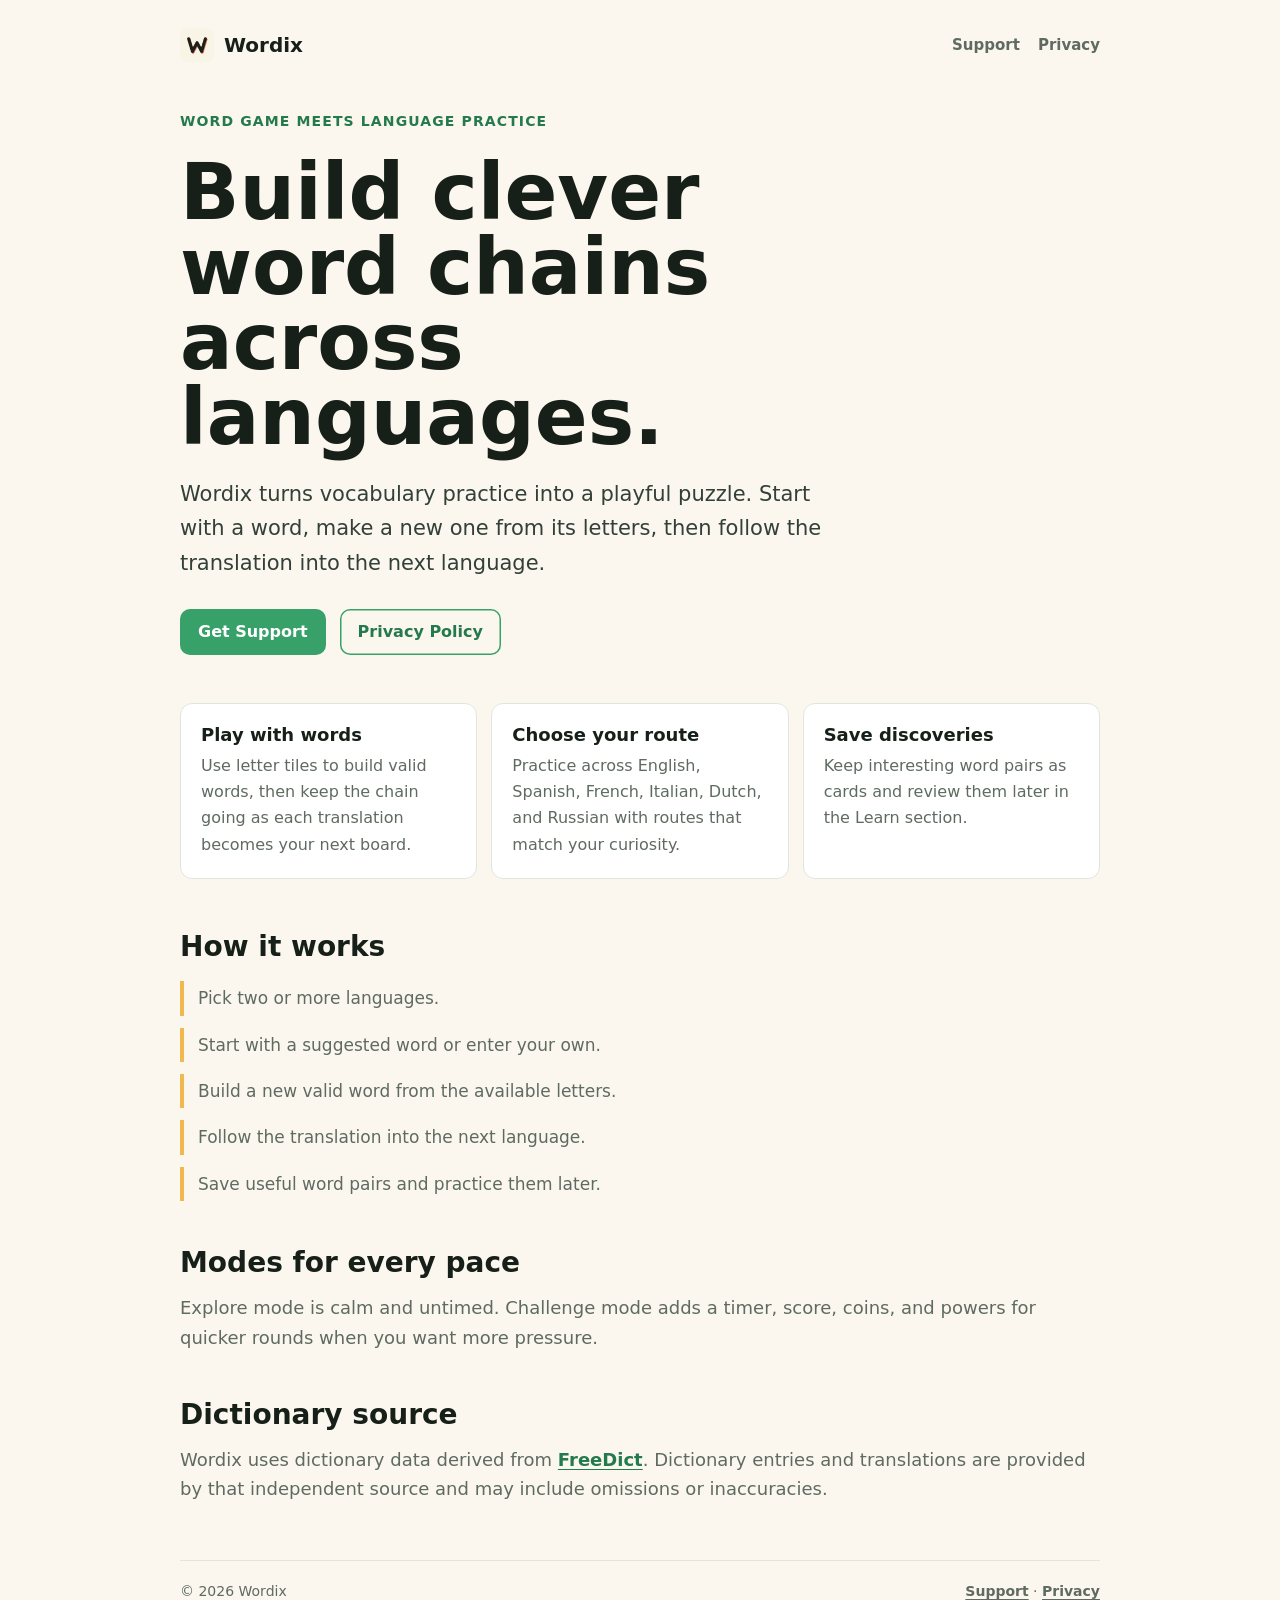
<file: docs/index.html>
<!doctype html>
<html lang="en">
  <head>
    <meta charset="utf-8" />
    <meta name="viewport" content="width=device-width, initial-scale=1" />
    <title>Wordix - Word Game and Vocabulary Practice</title>
    <meta
      name="description"
      content="Wordix is a playful word game for building word chains across languages, discovering translations, and saving new vocabulary for later." />
    <link rel="icon" href="./icon.png" />
    <link rel="stylesheet" href="./styles.css" />
  </head>
  <body>
    <main class="page">
      <nav class="nav" aria-label="Main navigation">
        <a class="brand" href="./">
          <img class="mark" src="./icon.png" alt="" aria-hidden="true" />
          Wordix
        </a>
        <div class="links">
          <a href="./support.html">Support</a>
          <a href="./privacy.html">Privacy</a>
        </div>
      </nav>

      <section class="hero">
        <p class="eyebrow">Word game meets language practice</p>
        <h1>Build clever word chains across languages.</h1>
        <p class="lead">
          Wordix turns vocabulary practice into a playful puzzle. Start with a word, make a new one
          from its letters, then follow the translation into the next language.
        </p>
        <div class="actions">
          <a class="button" href="./support.html">Get Support</a>
          <a class="button secondary" href="./privacy.html">Privacy Policy</a>
        </div>
      </section>

      <section class="grid" aria-label="Wordix highlights">
        <article class="card">
          <h3>Play with words</h3>
          <p>
            Use letter tiles to build valid words, then keep the chain going as each translation
            becomes your next board.
          </p>
        </article>
        <article class="card">
          <h3>Choose your route</h3>
          <p>
            Practice across English, Spanish, French, Italian, Dutch, and Russian with routes that
            match your curiosity.
          </p>
        </article>
        <article class="card">
          <h3>Save discoveries</h3>
          <p>Keep interesting word pairs as cards and review them later in the Learn section.</p>
        </article>
      </section>

      <section class="section">
        <h2>How it works</h2>
        <ul class="list">
          <li>Pick two or more languages.</li>
          <li>Start with a suggested word or enter your own.</li>
          <li>Build a new valid word from the available letters.</li>
          <li>Follow the translation into the next language.</li>
          <li>Save useful word pairs and practice them later.</li>
        </ul>
      </section>

      <section class="section">
        <h2>Modes for every pace</h2>
        <p>
          Explore mode is calm and untimed. Challenge mode adds a timer, score, coins, and powers
          for quicker rounds when you want more pressure.
        </p>
      </section>

      <section class="section">
        <h2>Dictionary source</h2>
        <p>
          Wordix uses dictionary data derived from
          <a href="https://freedict.org/">FreeDict</a>. Dictionary entries and translations are
          provided by that independent source and may include omissions or inaccuracies.
        </p>
      </section>

      <footer class="footer">
        <span>© 2026 Wordix</span>
        <span>
          <a href="./support.html">Support</a> ·
          <a href="./privacy.html">Privacy</a>
        </span>
      </footer>
    </main>
  </body>
</html>
</file>
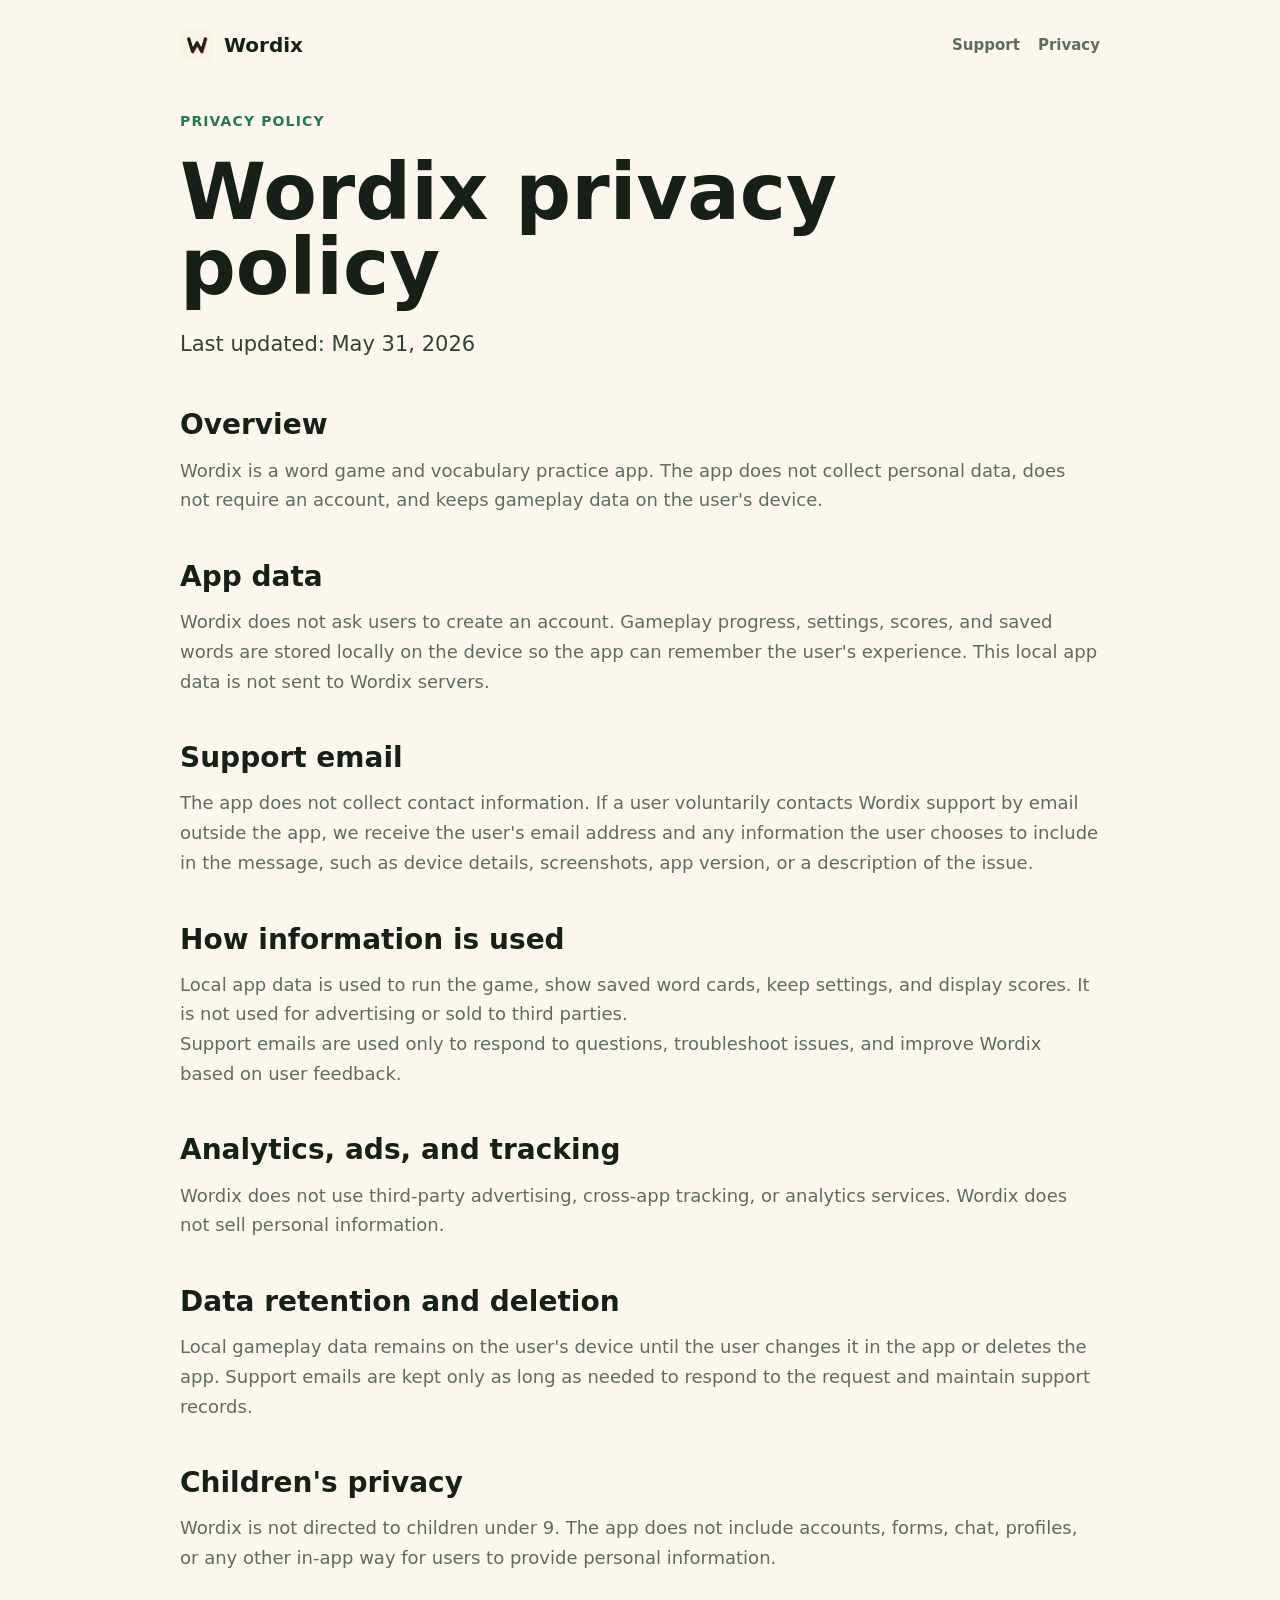
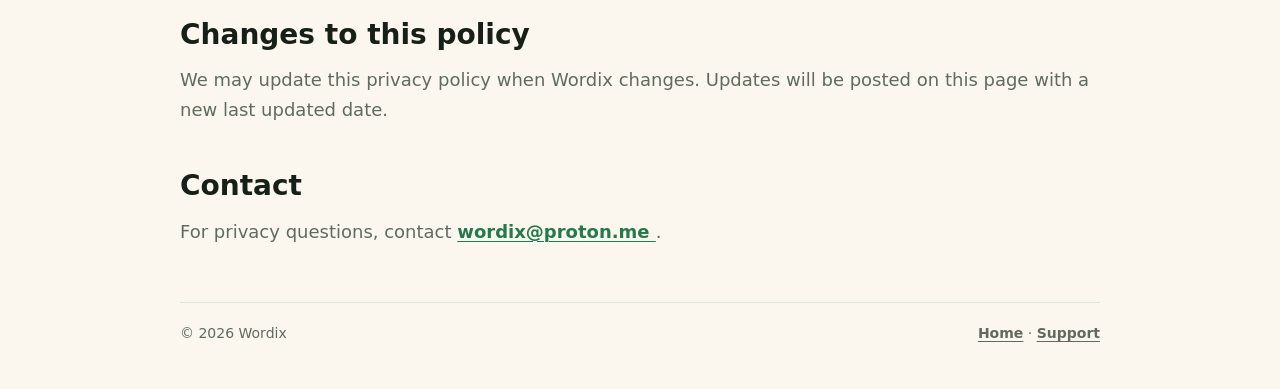
<file: docs/privacy.html>
<!doctype html>
<html lang="en">
  <head>
    <meta charset="utf-8" />
    <meta name="viewport" content="width=device-width, initial-scale=1" />
    <title>Wordix Privacy Policy</title>
    <meta
      name="description"
      content="Privacy policy for Wordix, a multilingual word game and vocabulary practice app." />
    <link rel="icon" href="./icon.png" />
    <link rel="stylesheet" href="./styles.css" />
  </head>
  <body>
    <main class="page">
      <nav class="nav" aria-label="Main navigation">
        <a class="brand" href="./">
          <img class="mark" src="./icon.png" alt="" aria-hidden="true" />
          Wordix
        </a>
        <div class="links">
          <a href="./support.html">Support</a>
          <a href="./privacy.html">Privacy</a>
        </div>
      </nav>

      <section class="hero">
        <p class="eyebrow">Privacy Policy</p>
        <h1>Wordix privacy policy</h1>
        <p class="lead">Last updated: May 31, 2026</p>
      </section>

      <section class="section">
        <h2>Overview</h2>
        <p>
          Wordix is a word game and vocabulary practice app. The app does not collect personal
          data, does not require an account, and keeps gameplay data on the user's device.
        </p>
      </section>

      <section class="section">
        <h2>App data</h2>
        <p>
          Wordix does not ask users to create an account. Gameplay progress, settings, scores, and
          saved words are stored locally on the device so the app can remember the user's
          experience. This local app data is not sent to Wordix servers.
        </p>
      </section>

      <section class="section">
        <h2>Support email</h2>
        <p>
          The app does not collect contact information. If a user voluntarily contacts Wordix
          support by email outside the app, we receive the user's email address and any information
          the user chooses to include in the message, such as device details, screenshots, app
          version, or a description of the issue.
        </p>
      </section>

      <section class="section">
        <h2>How information is used</h2>
        <p>
          Local app data is used to run the game, show saved word cards, keep settings, and display
          scores. It is not used for advertising or sold to third parties.
        </p>
        <p>
          Support emails are used only to respond to questions, troubleshoot issues, and improve
          Wordix based on user feedback.
        </p>
      </section>

      <section class="section">
        <h2>Analytics, ads, and tracking</h2>
        <p>
          Wordix does not use third-party advertising, cross-app tracking, or analytics services.
          Wordix does not sell personal information.
        </p>
      </section>

      <section class="section">
        <h2>Data retention and deletion</h2>
        <p>
          Local gameplay data remains on the user's device until the user changes it in the app or
          deletes the app. Support emails are kept only as long as needed to respond to the request
          and maintain support records.
        </p>
      </section>

      <section class="section">
        <h2>Children's privacy</h2>
        <p>
          Wordix is not directed to children under 9. The app does not include accounts, forms,
          chat, profiles, or any other in-app way for users to provide personal information.
        </p>
      </section>

      <section class="section">
        <h2>Changes to this policy</h2>
        <p>
          We may update this privacy policy when Wordix changes. Updates will be posted on this
          page with a new last updated date.
        </p>
      </section>

      <section class="section">
        <h2>Contact</h2>
        <p>
          For privacy questions, contact
          <a href="mailto:wordix@proton.me"> wordix@proton.me </a>.
        </p>
      </section>

      <footer class="footer">
        <span>© 2026 Wordix</span>
        <span> <a href="./">Home</a> · <a href="./support.html">Support</a> </span>
      </footer>
    </main>
  </body>
</html>
</file>
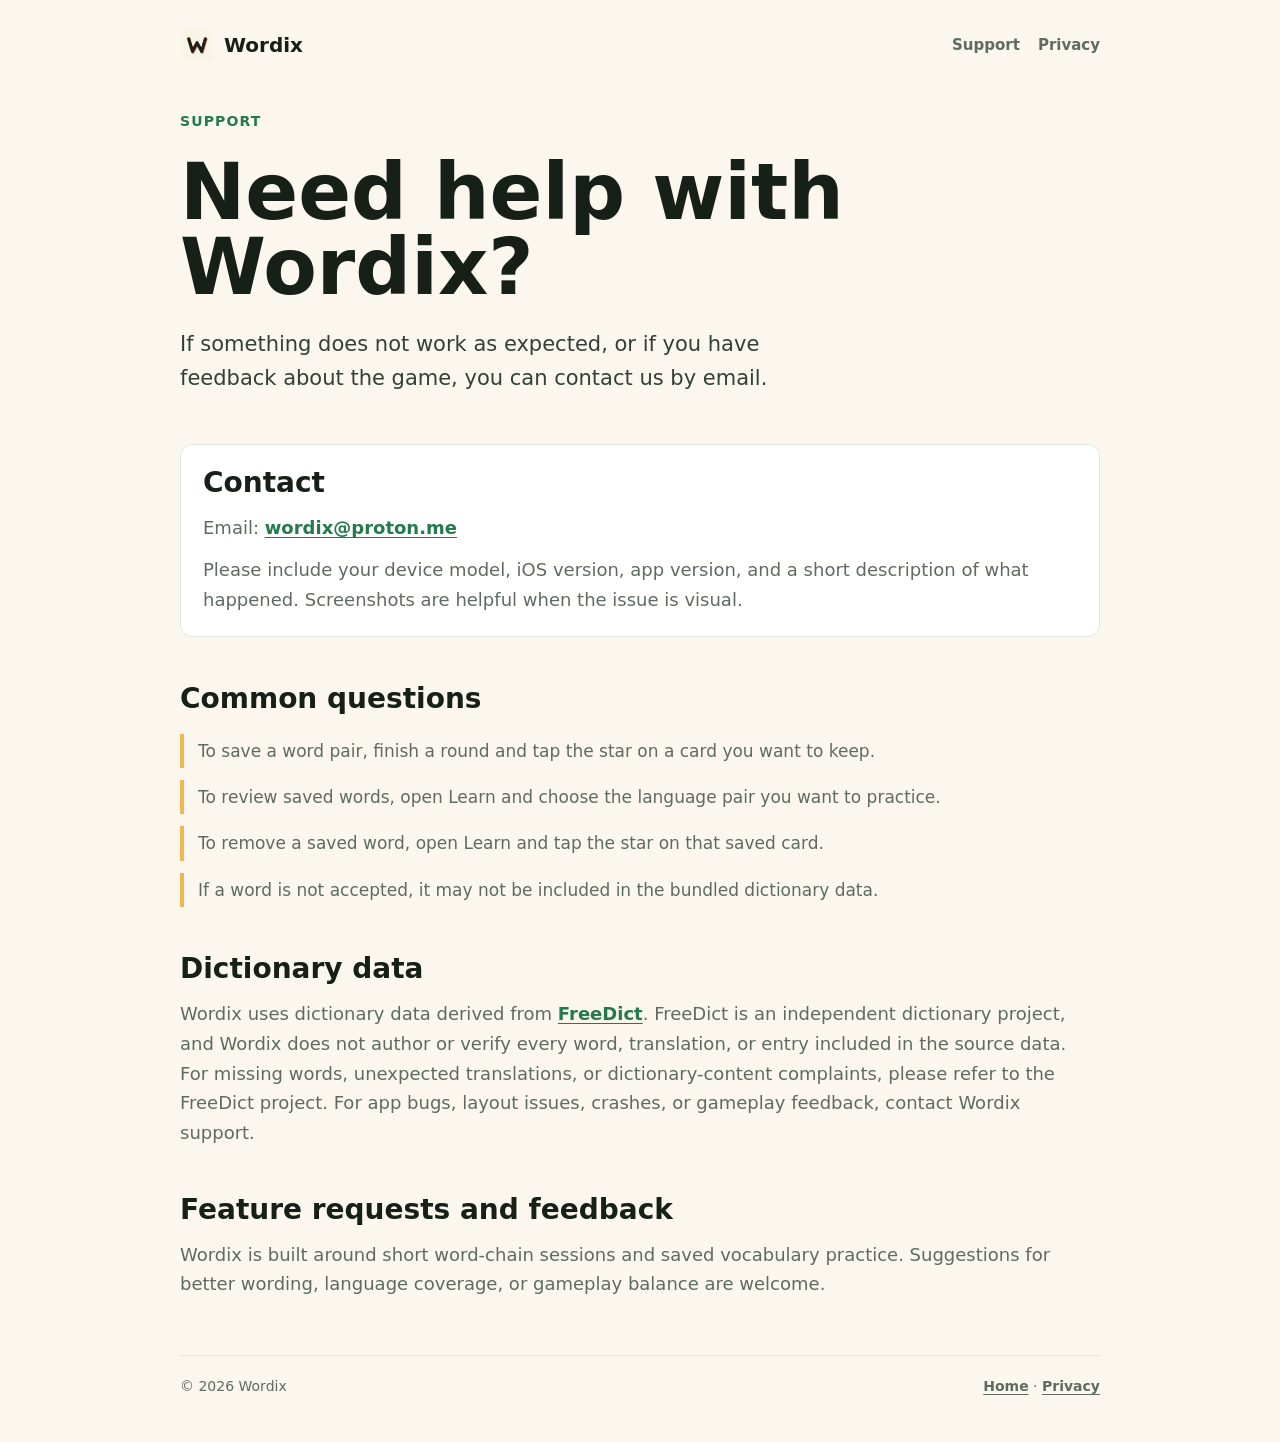
<file: docs/support.html>
<!doctype html>
<html lang="en">
  <head>
    <meta charset="utf-8" />
    <meta name="viewport" content="width=device-width, initial-scale=1" />
    <title>Wordix Support</title>
    <meta
      name="description"
      content="Support page for Wordix, a multilingual word game and vocabulary practice app." />
    <link rel="icon" href="./icon.png" />
    <link rel="stylesheet" href="./styles.css" />
  </head>
  <body>
    <main class="page">
      <nav class="nav" aria-label="Main navigation">
        <a class="brand" href="./">
          <img class="mark" src="./icon.png" alt="" aria-hidden="true" />
          Wordix
        </a>
        <div class="links">
          <a href="./support.html">Support</a>
          <a href="./privacy.html">Privacy</a>
        </div>
      </nav>

      <section class="hero">
        <p class="eyebrow">Support</p>
        <h1>Need help with Wordix?</h1>
        <p class="lead">
          If something does not work as expected, or if you have feedback about the game, you can
          contact us by email.
        </p>
      </section>

      <section class="support-box">
        <h2>Contact</h2>
        <p>
          Email:
          <a href="mailto:wordix@proton.me"> wordix@proton.me </a>
        </p>
        <p>
          Please include your device model, iOS version, app version, and a short description of
          what happened. Screenshots are helpful when the issue is visual.
        </p>
      </section>

      <section class="section">
        <h2>Common questions</h2>
        <ul class="list">
          <li>To save a word pair, finish a round and tap the star on a card you want to keep.</li>
          <li>
            To review saved words, open Learn and choose the language pair you want to practice.
          </li>
          <li>To remove a saved word, open Learn and tap the star on that saved card.</li>
          <li>If a word is not accepted, it may not be included in the bundled dictionary data.</li>
        </ul>
      </section>

      <section class="section">
        <h2>Dictionary data</h2>
        <p>
          Wordix uses dictionary data derived from
          <a href="https://freedict.org/">FreeDict</a>. FreeDict is an independent dictionary
          project, and Wordix does not author or verify every word, translation, or entry included
          in the source data.
        </p>
        <p>
          For missing words, unexpected translations, or dictionary-content complaints, please refer
          to the FreeDict project. For app bugs, layout issues, crashes, or gameplay feedback,
          contact Wordix support.
        </p>
      </section>

      <section class="section">
        <h2>Feature requests and feedback</h2>
        <p>
          Wordix is built around short word-chain sessions and saved vocabulary practice.
          Suggestions for better wording, language coverage, or gameplay balance are welcome.
        </p>
      </section>

      <footer class="footer">
        <span>© 2026 Wordix</span>
        <span> <a href="./">Home</a> · <a href="./privacy.html">Privacy</a> </span>
      </footer>
    </main>
  </body>
</html>
</file>
<file: docs/styles.css>
:root {
  color-scheme: light;
  --bg: #fbf7ef;
  --panel: #ffffff;
  --text: #172018;
  --muted: #5f6b61;
  --green: #38a169;
  --green-dark: #24794d;
  --line: #dfe7dd;
  --gold: #f0b94f;
}

* {
  box-sizing: border-box;
}

html {
  font-family:
    Inter,
    ui-sans-serif,
    system-ui,
    -apple-system,
    BlinkMacSystemFont,
    'Segoe UI',
    sans-serif;
  background: var(--bg);
  color: var(--text);
}

body {
  margin: 0;
  min-height: 100vh;
}

a {
  color: var(--green-dark);
  font-weight: 700;
  text-decoration-thickness: 0.08em;
  text-underline-offset: 0.18em;
}

.page {
  width: min(100%, 960px);
  margin: 0 auto;
  padding: 28px 20px 48px;
}

.nav {
  display: flex;
  align-items: center;
  justify-content: space-between;
  gap: 18px;
  margin-bottom: 48px;
}

.brand {
  display: inline-flex;
  align-items: center;
  gap: 10px;
  color: var(--text);
  font-size: 20px;
  font-weight: 800;
  text-decoration: none;
}

.mark {
  width: 34px;
  height: 34px;
  display: block;
  border-radius: 8px;
  object-fit: cover;
}

.links {
  display: flex;
  align-items: center;
  gap: 18px;
  flex-wrap: wrap;
}

.links a {
  color: var(--muted);
  font-size: 15px;
  text-decoration: none;
}

.hero {
  display: grid;
  gap: 22px;
  margin-bottom: 48px;
}

.eyebrow {
  margin: 0;
  color: var(--green-dark);
  font-size: 14px;
  font-weight: 800;
  letter-spacing: 0.08em;
  text-transform: uppercase;
}

h1 {
  max-width: 760px;
  margin: 0;
  font-size: clamp(42px, 8vw, 78px);
  line-height: 0.96;
  letter-spacing: 0;
}

h2 {
  margin: 0 0 14px;
  font-size: 28px;
  line-height: 1.15;
}

h3 {
  margin: 0 0 8px;
  font-size: 18px;
}

p {
  margin: 0;
  color: var(--muted);
  font-size: 18px;
  line-height: 1.65;
}

.lead {
  max-width: 660px;
  color: #334038;
  font-size: 21px;
}

.actions {
  display: flex;
  align-items: center;
  gap: 14px;
  flex-wrap: wrap;
  margin-top: 6px;
}

.button {
  display: inline-flex;
  min-height: 46px;
  align-items: center;
  justify-content: center;
  border-radius: 10px;
  background: var(--green);
  color: #fff;
  padding: 0 18px;
  font-size: 16px;
  font-weight: 800;
  text-decoration: none;
}

.secondary {
  background: transparent;
  color: var(--green-dark);
  box-shadow: inset 0 0 0 1.5px var(--green);
}

.grid {
  display: grid;
  grid-template-columns: repeat(3, minmax(0, 1fr));
  gap: 14px;
  margin: 30px 0 52px;
}

.card {
  min-height: 170px;
  border: 1px solid var(--line);
  border-radius: 12px;
  background: var(--panel);
  padding: 20px;
}

.card p {
  font-size: 16px;
}

.section {
  margin: 46px 0;
}

.list {
  display: grid;
  gap: 12px;
  margin: 18px 0 0;
  padding: 0;
  list-style: none;
}

.list li {
  border-left: 4px solid var(--gold);
  padding: 4px 0 4px 14px;
  color: var(--muted);
  font-size: 17px;
  line-height: 1.55;
}

.support-box {
  border: 1px solid var(--line);
  border-radius: 12px;
  background: var(--panel);
  padding: 22px;
}

.support-box p + p {
  margin-top: 12px;
}

.footer {
  display: flex;
  justify-content: space-between;
  gap: 16px;
  border-top: 1px solid var(--line);
  margin-top: 56px;
  padding-top: 22px;
  color: var(--muted);
  font-size: 14px;
  flex-wrap: wrap;
}

.footer a {
  color: var(--muted);
  font-size: 14px;
}

@media (max-width: 720px) {
  .page {
    padding: 20px 16px 38px;
  }

  .nav {
    align-items: flex-start;
    flex-direction: column;
    margin-bottom: 36px;
  }

  .grid {
    grid-template-columns: 1fr;
  }

  p,
  .lead {
    font-size: 17px;
  }
}
</file>
